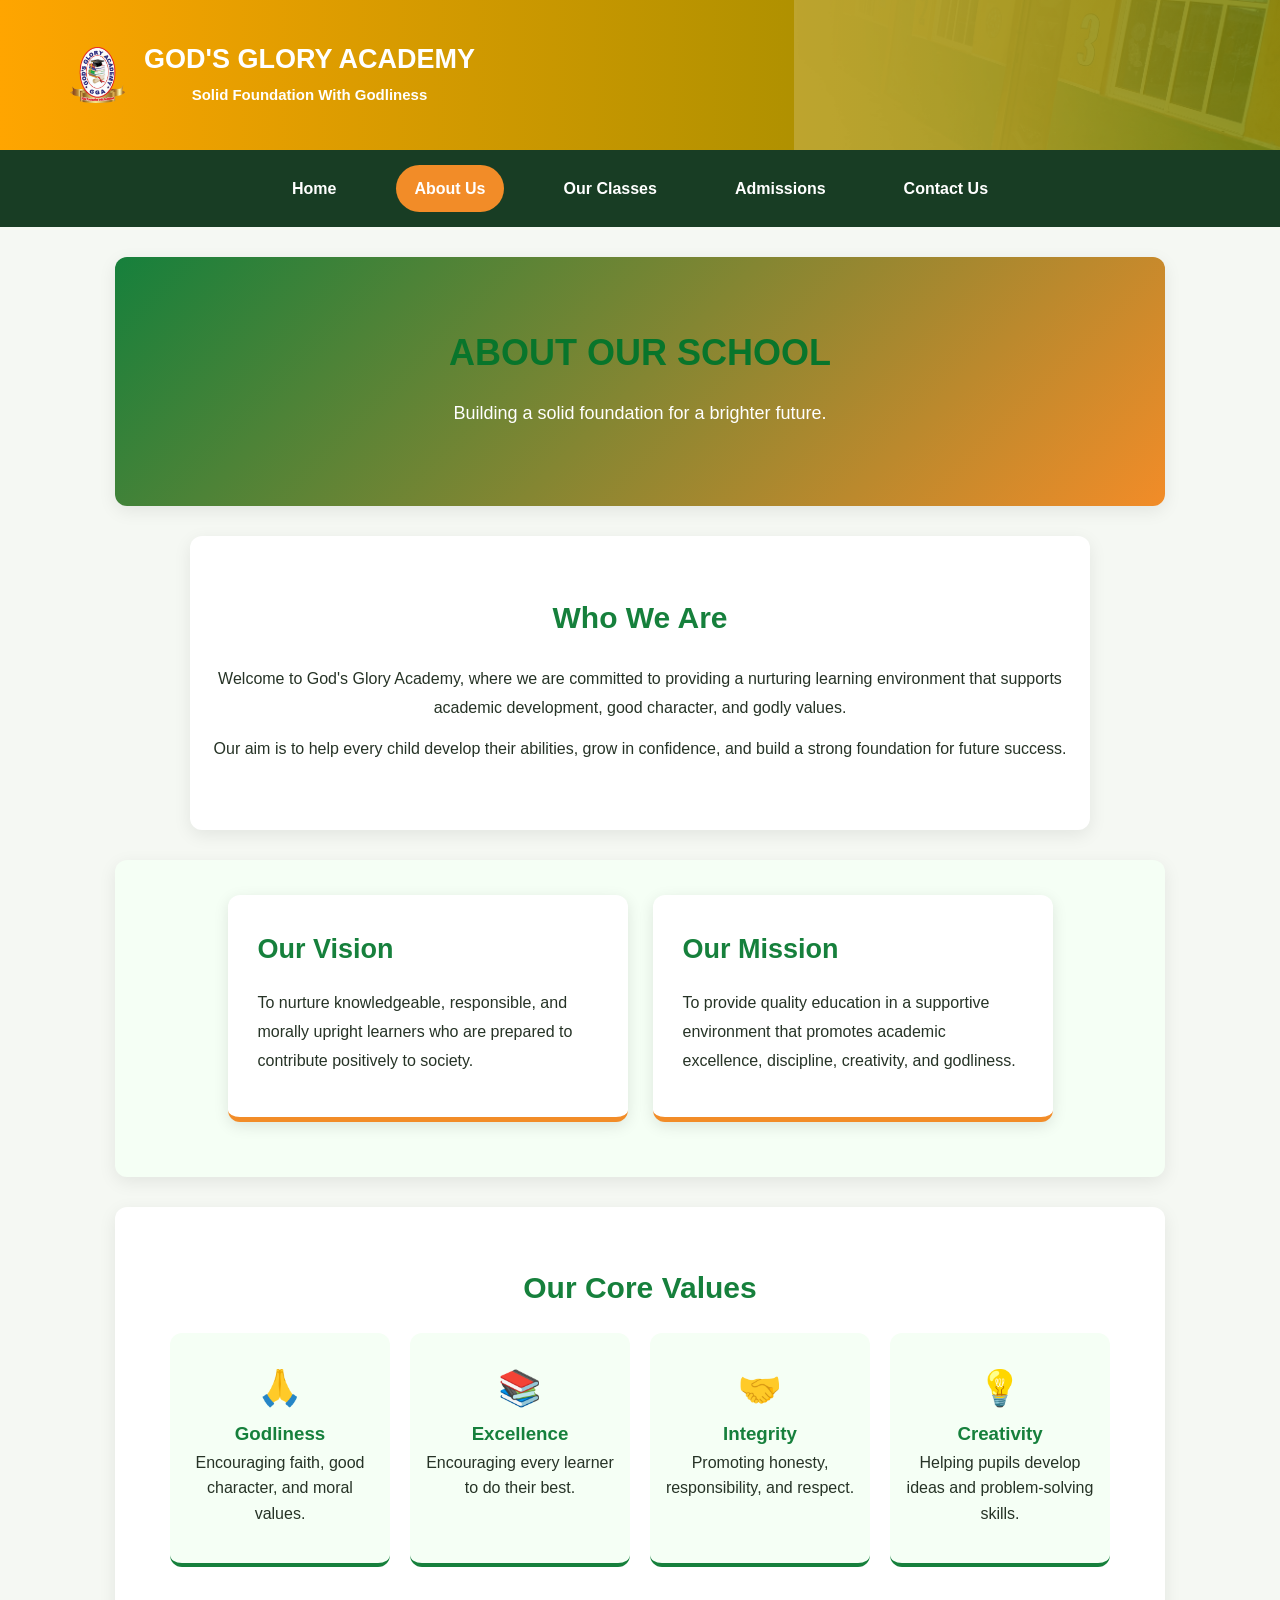
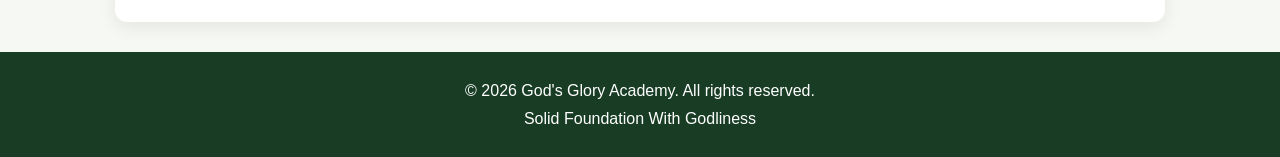
<file: about.html>
<!DOCTYPE html>
<html lang="en">
<head>
    <meta charset="UTF-8">
    <meta name="viewport" content="width=device-width, initial-scale=1.0">

    <title>About Us | God's Glory Academy</title>

    <link rel="stylesheet" href="style.css">
</head>

<body>

    <!-- HEADER -->
    <header class="school-header">

        <div class="school-brand">
            <img src="logo.png"
                 alt="God's Glory Academy Logo"
                 class="school-logo">

            <div class="school-name">
                <h1>GOD'S GLORY ACADEMY</h1>
                <p>Solid Foundation With Godliness</p>
            </div>
        </div>

        <div class="school-building" aria-hidden="true"></div>

    </header>

    <!-- NAVIGATION -->
    <nav class="main-nav">
        <a href="index.html">Home</a>
        <a href="about.html" class="active">About Us</a>
          <a href="classes.html">Our Classes</a>
            <a href="admissions.html">Admissions</a>
        <a href="index.html#contact">Contact Us</a>
    </nav>

    <!-- ABOUT HERO -->
    <section class="about-hero">
        <h2>ABOUT OUR SCHOOL</h2>

        <p>
            Building a solid foundation for a brighter future.
        </p>
    </section>

    <!-- WHO WE ARE -->
    <section class="about-section">

        <h2>Who We Are</h2>

        <p>
            Welcome to God's Glory Academy, where we are committed
            to providing a nurturing learning environment that
            supports academic development, good character, and
            godly values.
        </p>

        <p>
            Our aim is to help every child develop their abilities,
            grow in confidence, and build a strong foundation for
            future success.
        </p>

    </section>

    <!-- VISION AND MISSION -->
    <section class="vision-mission">

        <div class="about-card">
            <h2>Our Vision</h2>

            <p>
                To nurture knowledgeable, responsible, and
                morally upright learners who are prepared
                to contribute positively to society.
            </p>
        </div>

        <div class="about-card">
            <h2>Our Mission</h2>

            <p>
                To provide quality education in a supportive
                environment that promotes academic excellence,
                discipline, creativity, and godliness.
            </p>
        </div>

    </section>

    <!-- CORE VALUES -->
    <section class="values-section">

        <h2>Our Core Values</h2>

        <div class="values-container">

            <div class="value-item">
                <span>🙏</span>
                <h3>Godliness</h3>
                <p>Encouraging faith, good character, and moral values.</p>
            </div>

            <div class="value-item">
                <span>📚</span>
                <h3>Excellence</h3>
                <p>Encouraging every learner to do their best.</p>
            </div>

            <div class="value-item">
                <span>🤝</span>
                <h3>Integrity</h3>
                <p>Promoting honesty, responsibility, and respect.</p>
            </div>

            <div class="value-item">
                <span>💡</span>
                <h3>Creativity</h3>
                <p>Helping pupils develop ideas and problem-solving skills.</p>
            </div>

        </div>

    </section>

    <!-- FOOTER -->
    <footer>
        <p>&copy; 2026 God's Glory Academy. All rights reserved.</p>
        <p>Solid Foundation With Godliness</p>
    </footer>

</body>
</html>
</file>
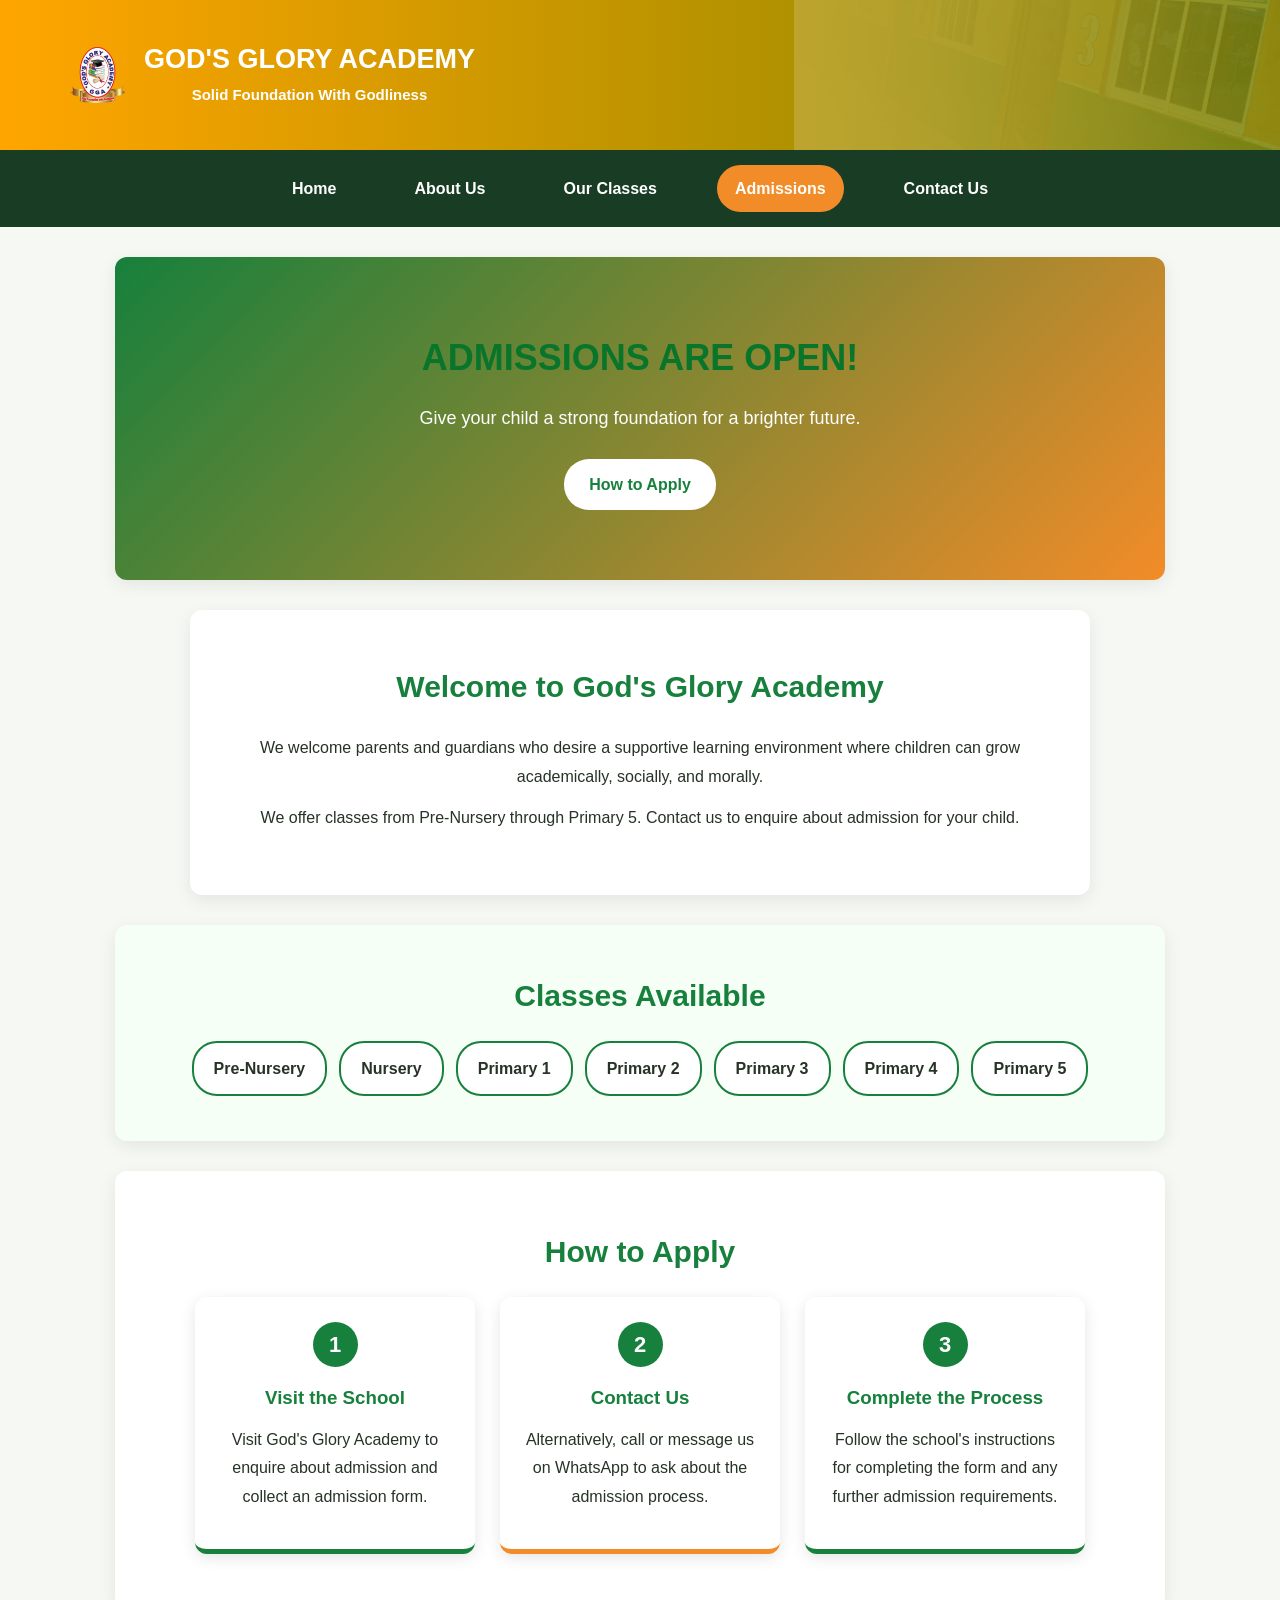
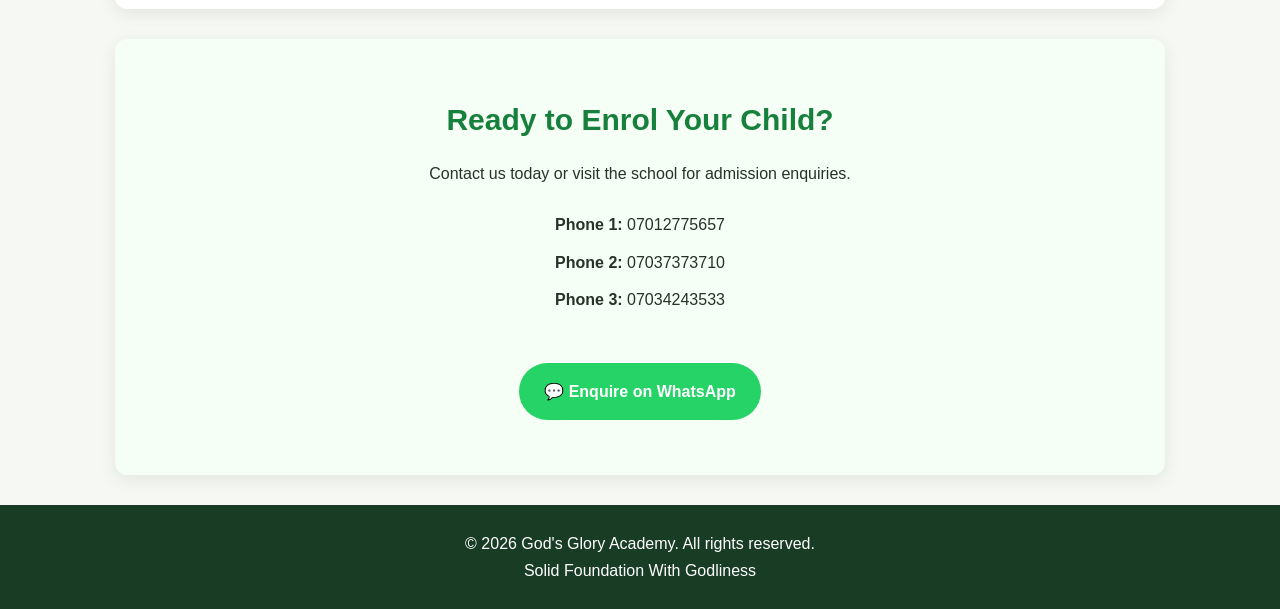
<file: admissions.html>
<!DOCTYPE html><html lang="en">
<head>
    <meta charset="UTF-8">
    <meta name="viewport" content="width=device-width, initial-scale=1.0"><title>Admissions | God's Glory Academy</title>

<link rel="stylesheet" href="style.css">

</head><body><!-- SCHOOL HEADER -->
<header class="school-header">
    <div class="school-brand">
        <img src="logo.png"
             alt="God's Glory Academy Logo"
             class="school-logo">

        <div class="school-name">
            <h1>GOD'S GLORY ACADEMY</h1>
            <p>Solid Foundation With Godliness</p>
        </div>
    </div>

    <div class="school-building" aria-hidden="true"></div>
</header>

<!-- NAVIGATION -->
<nav class="main-nav">
    <a href="index.html">Home</a>
    <a href="about.html">About Us</a>
    <a href="classes.html">Our Classes</a>
    <a href="admissions.html" class="active">Admissions</a>
    <a href="index.html#contact">Contact Us</a>
</nav>

<!-- ADMISSIONS HERO -->
<section class="admissions-hero">
    <h2>ADMISSIONS ARE OPEN!</h2>

    <p>
        Give your child a strong foundation for a brighter future.
    </p>

    <a href="#how-to-apply" class="admission-button">
        How to Apply
    </a>
</section>

<!-- WELCOME -->
<section class="admissions-intro">
    <h2>Welcome to God's Glory Academy</h2>

    <p>
        We welcome parents and guardians who desire a supportive
        learning environment where children can grow academically,
        socially, and morally.
    </p>

    <p>
        We offer classes from Pre-Nursery through Primary 5.
        Contact us to enquire about admission for your child.
    </p>
</section>

<!-- CLASSES AVAILABLE -->
<section class="admission-classes">
    <h2>Classes Available</h2>

    <div class="admission-class-list">
        <span>Pre-Nursery</span>
        <span>Nursery</span>
        <span>Primary 1</span>
        <span>Primary 2</span>
        <span>Primary 3</span>
        <span>Primary 4</span>
        <span>Primary 5</span>
    </div>
</section>

<!-- HOW TO APPLY -->
<section class="how-to-apply" id="how-to-apply">
    <h2>How to Apply</h2>

    <div class="application-steps">

        <div class="application-card">
            <div class="step-number">1</div>
            <h3>Visit the School</h3>
            <p>
                Visit God's Glory Academy to enquire about admission
                and collect an admission form.
            </p>
        </div>

        <div class="application-card">
            <div class="step-number">2</div>
            <h3>Contact Us</h3>
            <p>
                Alternatively, call or message us on WhatsApp
                to ask about the admission process.
            </p>
        </div>

        <div class="application-card">
            <div class="step-number">3</div>
            <h3>Complete the Process</h3>
            <p>
                Follow the school's instructions for completing
                the form and any further admission requirements.
            </p>
        </div>

    </div>
</section>

<!-- CONTACT FOR ADMISSION -->
<section class="admission-contact">
    <h2>Ready to Enrol Your Child?</h2>

    <p>
        Contact us today or visit the school for admission enquiries.
    </p>

    <div class="admission-phone-numbers">
        <p><strong>Phone 1:</strong> 07012775657</p>
        <p><strong>Phone 2:</strong> 07037373710</p>
        <p><strong>Phone 3:</strong> 07034243533</p>
    </div>

    <a
        href="https://wa.me/2347034243533?text=Hello%20God%27s%20Glory%20Academy%2C%20I%20would%20like%20to%20make%20an%20admission%20enquiry."
        class="whatsapp-button"
        target="_blank"
        rel="noopener noreferrer"
    >
        💬 Enquire on WhatsApp
    </a>
</section>

<!-- FOOTER -->
<footer>
    <p>&copy; 2026 God's Glory Academy. All rights reserved.</p>
    <p>Solid Foundation With Godliness</p>
</footer>

</body>
</html>
</file>
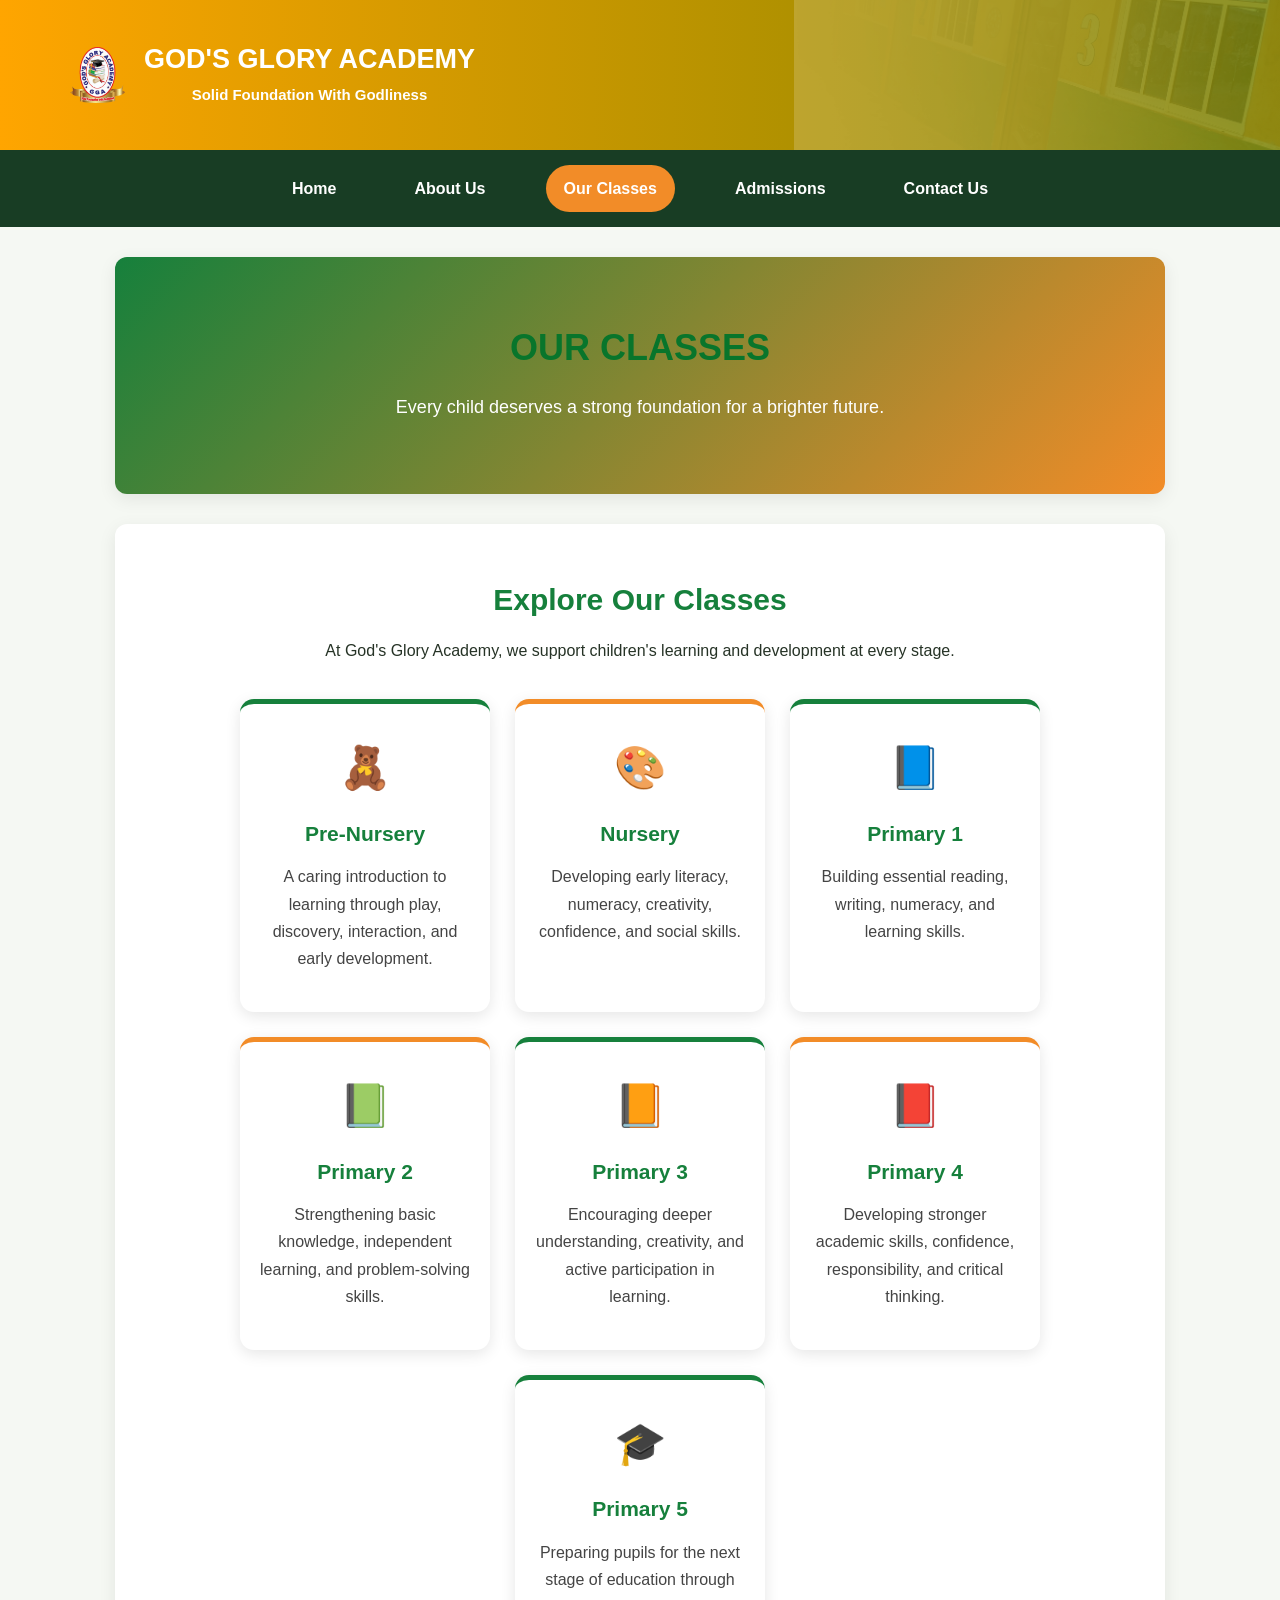
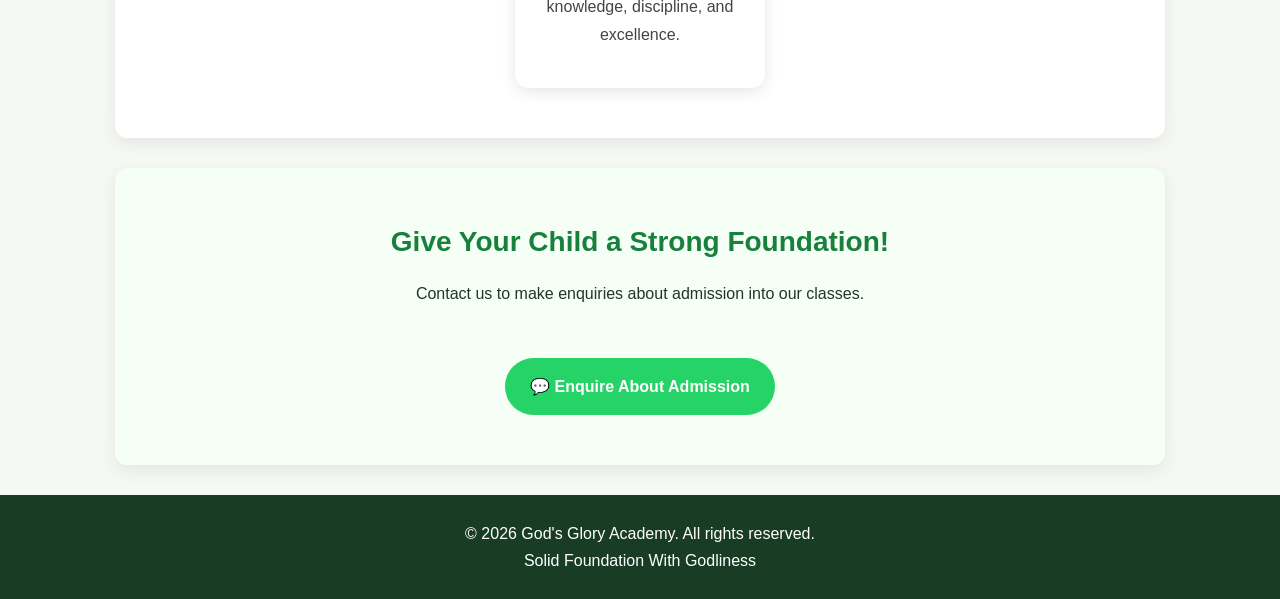
<file: classes.html>
<!DOCTYPE html><html lang="en">
<head>
    <meta charset="UTF-8">
    <meta name="viewport" content="width=device-width, initial-scale=1.0"><title>Our Classes | God's Glory Academy</title>

<link rel="stylesheet" href="style.css">

</head><body><!-- HEADER -->
<header class="school-header">

    <div class="school-brand">
        <img src="logo.png"
             alt="God's Glory Academy Logo"
             class="school-logo">

        <div class="school-name">
            <h1>GOD'S GLORY ACADEMY</h1>
            <p>Solid Foundation With Godliness</p>
        </div>
    </div>

    <div class="school-building" aria-hidden="true"></div>

</header>

<!-- NAVIGATION -->
<nav class="main-nav">
    <a href="index.html">Home</a>
    <a href="about.html">About Us</a>
    <a href="classes.html" class="active">Our Classes</a>
      <a href="admissions.html">Admissions</a>
    <a href="index.html#contact">Contact Us</a>
</nav>

<!-- PAGE INTRODUCTION -->
<section class="classes-hero">
    <h2>OUR CLASSES</h2>
    <p>Every child deserves a strong foundation for a brighter future.</p>
</section>

<!-- CLASS LIST -->
<section class="classes-section">

    <h2>Explore Our Classes</h2>

    <p class="classes-intro">
        At God's Glory Academy, we support children's learning
        and development at every stage.
    </p>

    <div class="classes-container">

        <div class="class-card">
            <div class="class-icon">🧸</div>
            <h3>Pre-Nursery</h3>
            <p>
                A caring introduction to learning through play,
                discovery, interaction, and early development.
            </p>
        </div>

        <div class="class-card">
            <div class="class-icon">🎨</div>
            <h3>Nursery</h3>
            <p>
                Developing early literacy, numeracy, creativity,
                confidence, and social skills.
            </p>
        </div>

        <div class="class-card">
            <div class="class-icon">📘</div>
            <h3>Primary 1</h3>
            <p>
                Building essential reading, writing, numeracy,
                and learning skills.
            </p>
        </div>

        <div class="class-card">
            <div class="class-icon">📗</div>
            <h3>Primary 2</h3>
            <p>
                Strengthening basic knowledge, independent
                learning, and problem-solving skills.
            </p>
        </div>

        <div class="class-card">
            <div class="class-icon">📙</div>
            <h3>Primary 3</h3>
            <p>
                Encouraging deeper understanding, creativity,
                and active participation in learning.
            </p>
        </div>

        <div class="class-card">
            <div class="class-icon">📕</div>
            <h3>Primary 4</h3>
            <p>
                Developing stronger academic skills, confidence,
                responsibility, and critical thinking.
            </p>
        </div>

        <div class="class-card">
            <div class="class-icon">🎓</div>
            <h3>Primary 5</h3>
            <p>
                Preparing pupils for the next stage of education
                through knowledge, discipline, and excellence.
            </p>
        </div>

    </div>

</section>

<!-- ADMISSION MESSAGE -->
<section class="classes-cta">
    <h2>Give Your Child a Strong Foundation!</h2>

    <p>
        Contact us to make enquiries about admission
        into our classes.
    </p>

    <a
        href="https://wa.me/2347034243533?text=Hello%20God%27s%20Glory%20Academy%2C%20I%20would%20like%20to%20make%20an%20admission%20enquiry."
        target="_blank"
        rel="noopener noreferrer"
        class="whatsapp-button"
    >
        💬 Enquire About Admission
    </a>
</section>

<!-- FOOTER -->
<footer>
    <p>&copy; 2026 God's Glory Academy. All rights reserved.</p>
    <p>Solid Foundation With Godliness</p>
</footer>

</body>
</html>
</file>
<file: style.css>
/* =========================
GENERAL WEBSITE SETTINGS
========================= */

* {
  margin: 0;
  padding: 0;
  box-sizing: border-box;
  }

html {
scroll-behavior: smooth;
}

body {
font-family: Arial, Helvetica, sans-serif;
background: #f5f8f3;
color: #263326;
line-height: 1.7;
}

/* =========================
ANIMATED GREEN-ORANGE GRADIENT
========================= */

header {
background: linear-gradient(
270deg,
#008000,
#ff8c00,
#006400,
#ffa500
);

background-size: 600% 600%;
animation: gradientMove 10s ease infinite;

color: white;
text-align: center;
padding: 60px 20px;

}

@keyframes gradientMove {
0% {
background-position: 0% 50%;
}

50% {
    background-position: 100% 50%;
}

100% {
    background-position: 0% 50%;
}

}

header h1 {
font-size: 40px;
margin-bottom: 10px;
font-weight: bold;
}

header p {
font-size: 18px;
}

/* =========================
NAVIGATION BAR
========================= */

nav {
background: #064d20;
text-align: center;
padding: 16px 10px;
position: sticky;
top: 0;
z-index: 100;
}

nav a {
color: white;
text-decoration: none;
display: inline-block;
margin: 0 16px;
font-weight: bold;
transition: color 0.3s ease;
}

nav a:hover {
color: #ffa500;
}

/* =========================
MAIN CONTENT
========================= */

main {
padding: 20px 0;
}

section {
background: white;
max-width: 1050px;
margin: 30px auto;
padding: 35px;
border-radius: 12px;
box-shadow: 0 5px 18px rgba(0, 0, 0, 0.08);
}

section h2 {
color: #08752b;
font-size: 27px;
margin-bottom: 15px;
}

section p {
font-size: 16px;
margin-bottom: 12px;
}

/* =========================
WELCOME SECTION
========================= */

#home {
text-align: center;
padding: 60px 35px;
border-top: 5px solid #ff8c00;
}

#home h2 {
font-size: 32px;
}

#home p {
max-width: 700px;
margin: 0 auto;
}

/* =========================
BUTTON DESIGN
========================= */

button {
background: linear-gradient(90deg, #008000, #ff8c00);
color: white;
border: none;
padding: 14px 30px;
margin-top: 20px;
border-radius: 30px;
font-size: 16px;
font-weight: bold;
cursor: pointer;
transition: transform 0.3s ease;
}

button:hover {
transform: scale(1.05);
}

/* =========================
ACADEMIC LIST
========================= */

ul {
margin-left: 25px;
}

li {
padding: 5px 0;
}

/* =========================
FOOTER
========================= */

footer {
background: linear-gradient(
270deg,
#006400,
#008000,
#ff8c00
);

background-size: 400% 400%;
animation: gradientMove 10s ease infinite;

color: white;
text-align: center;
padding: 25px 15px;

}

/* =========================
MOBILE RESPONSIVENESS
========================= */

@media (max-width: 600px) {

header {
    padding: 40px 15px;
}

header h1 {
    font-size: 28px;
}

header p {
    font-size: 15px;
}

nav {
    padding: 10px 5px;
}

nav a {
    margin: 5px 8px;
    font-size: 14px;
}

section {
    margin: 18px 12px;
    padding: 22px;
}

section h2 {
    font-size: 23px;
}

#home {
    padding: 40px 20px;
}

#home h2 {
    font-size: 26px;
}

}

/* =========================
REDUCE ANIMATION IF REQUESTED
========================= */

@media (prefers-reduced-motion: reduce) {

*,
*::before,
*::after {
    scroll-behavior: auto !important;
    animation: none !important;
    transition: none !important;
}

}/* SCHOOL HEADER — affects only the header */
.school-header {
    position: relative;
    display: flex;
    align-items: center;
    justify-content: space-between;
    min-height: 150px;
    padding: 20px 5%;
    overflow: hidden;
    isolation: isolate;
}

/* SCHOOL NAME AND LOGO */
.school-brand {
    position: relative;
    z-index: 2;
    display: flex;
    align-items: center;
    gap: 15px;
    max-width: 75%;
}

.school-logo {
    width: 65px;
    height: 65px;
    object-fit: contain;
    flex-shrink: 0;
}

.school-name h1 {
    margin: 0;
    font-size: 27px;
    line-height: 1.3;
    color: white;
}

.school-name p {
    margin: 5px 0 0;
    font-size: 15px;
    font-weight: bold;
    color: white;
}

/* FAINT SCHOOL BUILDING ON THE RIGHT */
.school-building {
    position: absolute;
    z-index: 1;
    top: 0;
    right: 0;
    width: 38%;
    height: 100%;

    background-image: url("school.jpg");
    background-repeat: no-repeat;
    background-position: center;
    background-size: cover;

    opacity: 00.18;
    pointer-events: none;
}

/* MOBILE PHONE LAYOUT */
@media screen and (max-width: 600px) {
    .school-header {
        min-height: 120px;
        padding: 15px 10px;
    }

    .school-brand {
        gap: 8px;
        max-width: 85%;
    }

    .school-logo {
        width: 45px;
        height: 45px;
    }

    .school-name h1 {
        font-size: 18px;
    }

    .school-name p {
        font-size: 12px;
    }

    .school-building {
        width: 40%;
        opacity: 0.15;
    }
}/* CONTACT US SECTION */
.contact-section {
    padding: 60px 20px;
    text-align: center;
    background: #f5fff5;
    color: #183d24;
}

.contact-section h2 {
    color: #16803c;
    font-size: 32px;
    margin-bottom: 15px;
}

.contact-intro {
    max-width: 600px;
    margin: 0 auto 30px;
    line-height: 1.7;
}

.contact-container {
    display: flex;
    justify-content: center;
    flex-wrap: wrap;
    gap: 20px;
    max-width: 1000px;
    margin: 0 auto;
}

.contact-card {
    background: white;
    padding: 25px 20px;
    width: 260px;
    border-radius: 12px;
    border-bottom: 4px solid #f28c28;
    box-shadow: 0 4px 15px rgba(0, 0, 0, 0.10);
    transition: transform 0.3s ease;
}

.contact-card:hover {
    transform: translateY(-5px);
}

.contact-card h3 {
    color: #16803c;
}

.contact-card a {
    color: #183d24;
    text-decoration: none;
    font-weight: bold;
}

.contact-card a:hover {
    color: #f28c28;
}

@media screen and (max-width: 600px) {
    .contact-section {
        padding: 40px 15px;
    }

    .contact-section h2 {
        font-size: 27px;
    }

    .contact-card {
        width: 100%;
        max-width: 320px;
    }
}/* WHATSAPP BUTTON */
.whatsapp-button {
    display: inline-block;
    margin-top: 25px;
    padding: 15px 25px;
    background-color: #25D366;
    color: white;
    text-decoration: none;
    font-size: 16px;
    font-weight: bold;
    border-radius: 30px;
    transition: 0.3s ease;
}

.whatsapp-button:hover {
    background-color: #128C7E;
    transform: translateY(-3px);
}/* NAVIGATION MENU */
.main-nav {
    display: flex;
    justify-content: center;
    flex-wrap: wrap;
    gap: 10px;
    padding: 15px;
    background: #183d24;
}

.main-nav a {
    color: white;
    text-decoration: none;
    padding: 10px 18px;
    border-radius: 25px;
    transition: 0.3s ease;
}

.main-nav a:hover,
.main-nav a.active {
    background: #f28c28;
    color: white;
}

/* ABOUT HERO */
.about-hero {
    text-align: center;
    padding: 65px 20px;
    background: linear-gradient(135deg, #16803c, #f28c28);
    color: white;
}

.about-hero h2 {
    font-size: 36px;
    margin-bottom: 15px;
}

.about-hero p {
    font-size: 18px;
}

/* ABOUT SECTION */
.about-section {
    max-width: 900px;
    margin: auto;
    padding: 55px 20px;
    text-align: center;
    line-height: 1.8;
}

.about-section h2,
.values-section > h2 {
    color: #16803c;
    font-size: 30px;
    margin-bottom: 20px;
}

/* VISION AND MISSION */
.vision-mission {
    display: flex;
    justify-content: center;
    flex-wrap: wrap;
    gap: 25px;
    padding: 35px 20px 55px;
    background: #f5fff5;
}

.about-card {
    background: white;
    border-bottom: 5px solid #f28c28;
    border-radius: 12px;
    box-shadow: 0 4px 15px rgba(0, 0, 0, 0.1);
    padding: 30px;
    width: 100%;
    max-width: 400px;
    line-height: 1.8;
}

.about-card h2 {
    color: #16803c;
}

/* CORE VALUES */
.values-section {
    padding: 55px 20px;
    text-align: center;
}

.values-container {
    display: flex;
    justify-content: center;
    flex-wrap: wrap;
    gap: 20px;
}

.value-item {
    width: 220px;
    padding: 25px 15px;
    border-radius: 12px;
    background: #f5fff5;
    border-bottom: 4px solid #16803c;
}

.value-item span {
    font-size: 35px;
}

.value-item h3 {
    color: #16803c;
}

.value-item p {
    line-height: 1.6;
}

/* ABOUT PAGE FOOTER */
footer {
    text-align: center;
    padding: 25px 15px;
    color: white;
    background: #183d24;
    line-height: 1.7;
}

/* MOBILE RESPONSIVENESS */
@media screen and (max-width: 600px) {
    .main-nav {
        gap: 5px;
    }

    .main-nav a {
        padding: 9px 12px;
        font-size: 14px;
    }

    .about-hero h2 {
        font-size: 27px;
    }

    .about-hero p {
        font-size: 16px;
    }

    .about-section h2,
    .values-section > h2 {
        font-size: 25px;
    }

    .about-card {
        padding: 22px;
    }

    .value-item {
        width: 100%;
        max-width: 320px;
    }
}/* CLASSES PAGE HERO */
.classes-hero {
text-align: center;
padding: 60px 20px;
background: linear-gradient(135deg, #16803c, #f28c28);
color: white;
}

.classes-hero h2 {
font-size: 36px;
margin-bottom: 15px;
}

.classes-hero p {
font-size: 18px;
line-height: 1.6;
}

/* CLASSES SECTION */
.classes-section {
padding: 50px 20px;
text-align: center;
}

.classes-section > h2 {
color: #16803c;
font-size: 30px;
margin-bottom: 12px;
}

.classes-intro {
max-width: 650px;
margin: 0 auto 35px;
line-height: 1.7;
}

/* CLASS CARDS */
.classes-container {
display: flex;
justify-content: center;
flex-wrap: wrap;
gap: 25px;
max-width: 1200px;
margin: auto;
}

.class-card {
background: white;
width: 100%;
max-width: 250px;
padding: 28px 20px;
border-radius: 14px;
border-top: 5px solid #16803c;
box-shadow: 0 4px 15px rgba(0, 0, 0, 0.1);
transition: transform 0.3s ease, box-shadow 0.3s ease;
}

.class-card:hover {
transform: translateY(-7px);
box-shadow: 0 8px 22px rgba(0, 0, 0, 0.15);
}

.class-card:nth-child(even) {
border-top-color: #f28c28;
}

.class-icon {
font-size: 42px;
margin-bottom: 12px;
}

.class-card h3 {
color: #16803c;
font-size: 21px;
margin-bottom: 12px;
}

.class-card p {
line-height: 1.7;
color: #444;
}

/* ADMISSION CALL TO ACTION */
.classes-cta {
text-align: center;
padding: 50px 20px;
background: #f5fff5;
}

.classes-cta h2 {
color: #16803c;
font-size: 28px;
margin-bottom: 15px;
}

.classes-cta p {
line-height: 1.7;
margin-bottom: 25px;
}

/* MOBILE RESPONSIVENESS */
@media screen and (max-width: 600px) {
.classes-hero h2 {
font-size: 28px;
}

.classes-hero p {
    font-size: 16px;
}

.classes-section > h2 {
    font-size: 25px;
}

.class-card {
    max-width: 400px;
}

.classes-cta h2 {
    font-size: 24px;
}

}/* ADMISSIONS HERO */
.admissions-hero {
text-align: center;
padding: 70px 20px;
background: linear-gradient(135deg, #16803c, #f28c28);
color: white;
}

.admissions-hero h2 {
font-size: 36px;
margin-bottom: 15px;
}

.admissions-hero p {
font-size: 18px;
line-height: 1.7;
margin-bottom: 25px;
}

.admission-button {
display: inline-block;
padding: 12px 25px;
background: white;
color: #16803c;
text-decoration: none;
font-weight: bold;
border-radius: 25px;
}

.admission-button:hover {
background: #183d24;
color: white;
}

/* ADMISSIONS INTRODUCTION */
.admissions-intro {
max-width: 900px;
margin: auto;
padding: 50px 20px;
text-align: center;
line-height: 1.8;
}

.admissions-intro h2,
.admission-classes h2,
.how-to-apply h2 {
color: #16803c;
font-size: 30px;
margin-bottom: 20px;
}

/* CLASSES AVAILABLE */
.admission-classes {
text-align: center;
padding: 45px 20px;
background: #f5fff5;
}

.admission-class-list {
display: flex;
flex-wrap: wrap;
justify-content: center;
gap: 12px;
}

.admission-class-list span {
background: white;
border: 2px solid #16803c;
border-radius: 25px;
padding: 12px 20px;
font-weight: bold;
}

/* APPLICATION STEPS */
.how-to-apply {
padding: 55px 20px;
text-align: center;
}

.application-steps {
display: flex;
justify-content: center;
flex-wrap: wrap;
gap: 25px;
}

.application-card {
background: white;
width: 100%;
max-width: 280px;
padding: 25px;
border-radius: 12px;
border-bottom: 5px solid #16803c;
box-shadow: 0 4px 15px rgba(0, 0, 0, 0.1);
}

.application-card:nth-child(even) {
border-bottom-color: #f28c28;
}

.step-number {
display: flex;
align-items: center;
justify-content: center;
width: 45px;
height: 45px;
margin: 0 auto 15px;
border-radius: 50%;
background: #16803c;
color: white;
font-size: 22px;
font-weight: bold;
}

.application-card h3 {
color: #16803c;
margin-bottom: 12px;
}

.application-card p {
line-height: 1.8;
}

/* ADMISSION CONTACT */
.admission-contact {
padding: 55px 20px;
text-align: center;
background: #f5fff5;
}

.admission-contact h2 {
color: #16803c;
font-size: 30px;
margin-bottom: 15px;
}

.admission-contact > p {
line-height: 1.7;
}

.admission-phone-numbers {
margin: 25px 0;
line-height: 1.6;
}

/* MOBILE RESPONSIVENESS */
@media screen and (max-width: 600px) {
.admissions-hero h2 {
font-size: 28px;
}

.admissions-hero p {
    font-size: 16px;
}

.admissions-intro h2,
.admission-classes h2,
.how-to-apply h2,
.admission-contact h2 {
    font-size: 25px;
}

.application-card {
    max-width: 400px;
}

}
</file>
